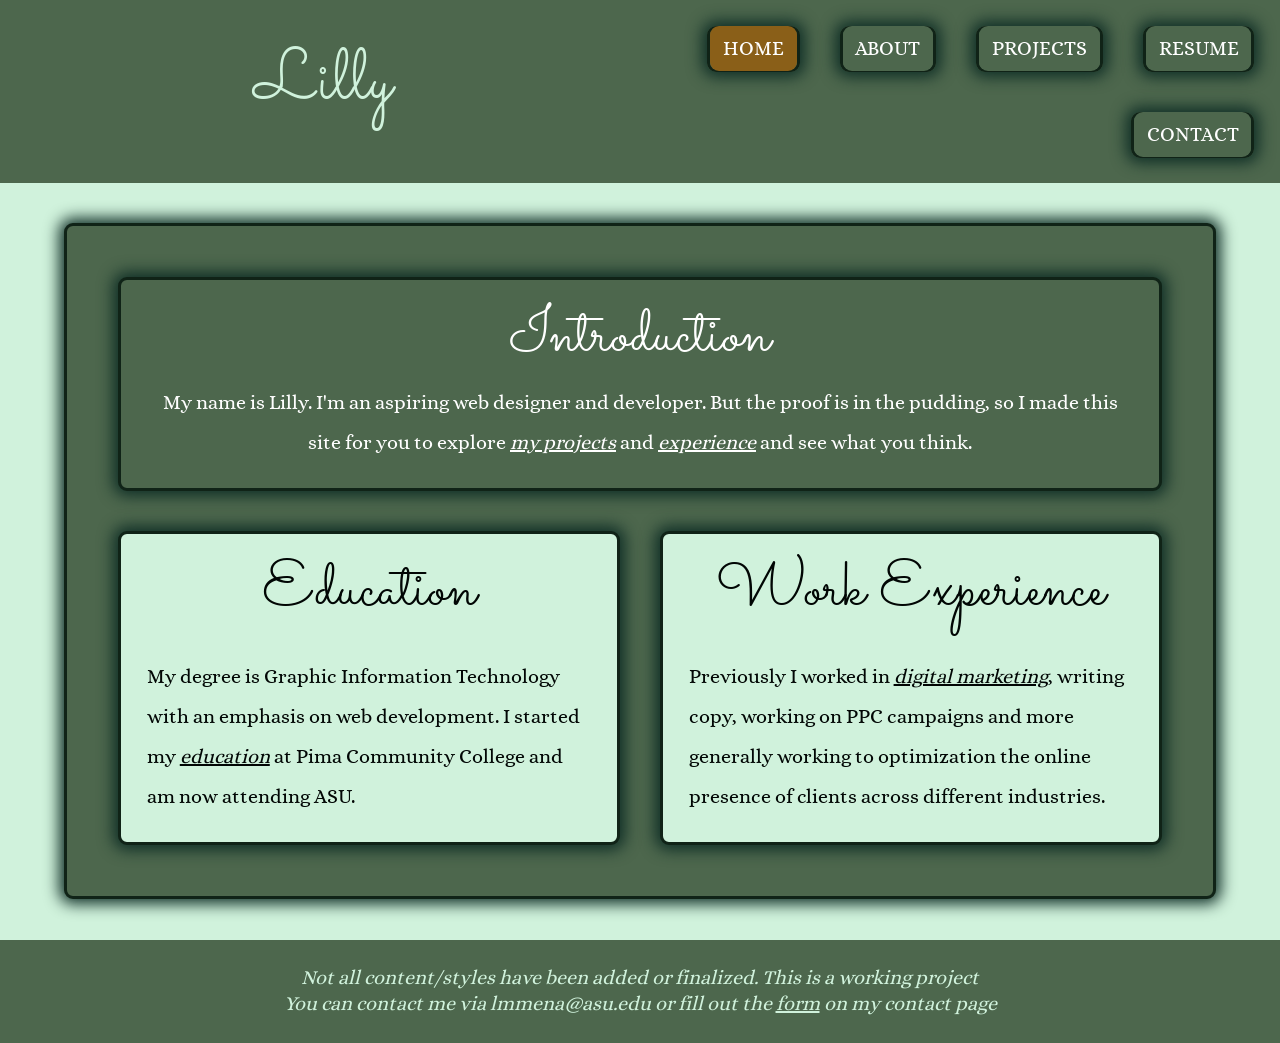
<file: index.html>
<!DOCTYPE html>
<html lang="en">

    <head>
        <meta charset="utf-8">
        <title>Overview of project work, experience,  education and completed project examples</title>
        <meta name="viewport" content="width=device-width, initial-scale=1">
        <meta name="author" content="Lilly Mena">
        <meta name="description" content="Take a look at the very summarized overview of my career, education, and outlook in the name of being a web developer.">
        <link rel="preload" href="assets/fonts/alice-regular-webfont.woff2" as="font" type="font/woff2" crossorigin="anonymous">
        <link rel="preload" href="assets/fonts/sacramento-regular-webfont.woff2" as="font" type="font/woff2" crossorigin="anonymous">
        <link rel="canonical" href="https://hashtableslasher.github.io/PortfolioSite/index.html">
        <link rel="stylesheet" href="styles.css">
        <meta property="og:title" content="Home">
        <meta property="og:type" content="website">
        <meta property="og:image" content="assets/profile_card_pic_crop.jpg">
        <meta property="og:url" content="https://hashtableslasher.github.io/PortfolioSite/index.html">
        <style>
            @font-face {
                font-display:swap;
                font-family: 'alice';
                src:
                    url("assets/fonts/alice-regular-webfont.woff2") format("woff2"),
                    url("assets/fonts/alice-regular-webfont.woff") format("woff");
                    
                font-weight: 400;
                font-style: normal;

            }

            @font-face {
                font-display:swap;
                font-family: 'sacramento';
                src: 
                    url("assets/fonts/sacramento-regular-webfont.woff2") format("woff2"),
                    url("assets/fonts/sacramento-regular-webfont.woff") format("woff");
                font-weight: 400;
                font-style: normal;
            }

        </style>
        
        
    </head>


    <body>
        <header>

            <div>
                <h1>
                    Lilly
                </h1>  
            </div>

            <nav>
                <ul class="flex_box">
                    <li class="button" ><a aria-current="page" href="#">Home</a></li>
                    <li class="button"><a href="about.html">About</a></li>
                    <li class="button"><a href="projects.html">Projects</a></li> 
                    <li class="button"><a href="resume.html">Resume</a></li>
                    <li class="button"><a href="contact.html"> Contact</a></li>
                </ul>
            </nav>
            
        </header>


        <main>
            <div class="grid-two">
            <section class="hero text-center">
                    <h2>Introduction</h2>
                    <p>My name is Lilly. I'm an aspiring web designer and developer. But the proof is in the pudding, so I made this site for you to explore <a href="projects.html">my projects</a> and <a href="resume.html#experience">experience</a> and see what you think.</p>
            </section>
            
            
            <section class="two-card">
                    <h2>Education</h2>
                    <p>My degree is Graphic Information Technology with an emphasis on web development. I started my <a href="resume.html#education">education</a> at Pima Community College and am now attending ASU.</p>
            </section>


            <section class="two-card">
                        <h2>Work Experience</h2>
                        <p>Previously I worked in <a href="resume.html">digital marketing</a>, writing copy, working on PPC campaigns and more generally working to optimization the online presence of clients across different industries.
                        </p>
            </section>
            </div>
        </main>


        <footer class="shrink-ln text-center">
             <p>
                Not all content/styles have been added or finalized. This is a working project
            </p>
            <p>
                You can contact me via lmmena@asu.edu or fill out the <a href="contact.html#cnct">form</a> on my contact page
            </p>
        </footer>

    </body>


</html>
</file>
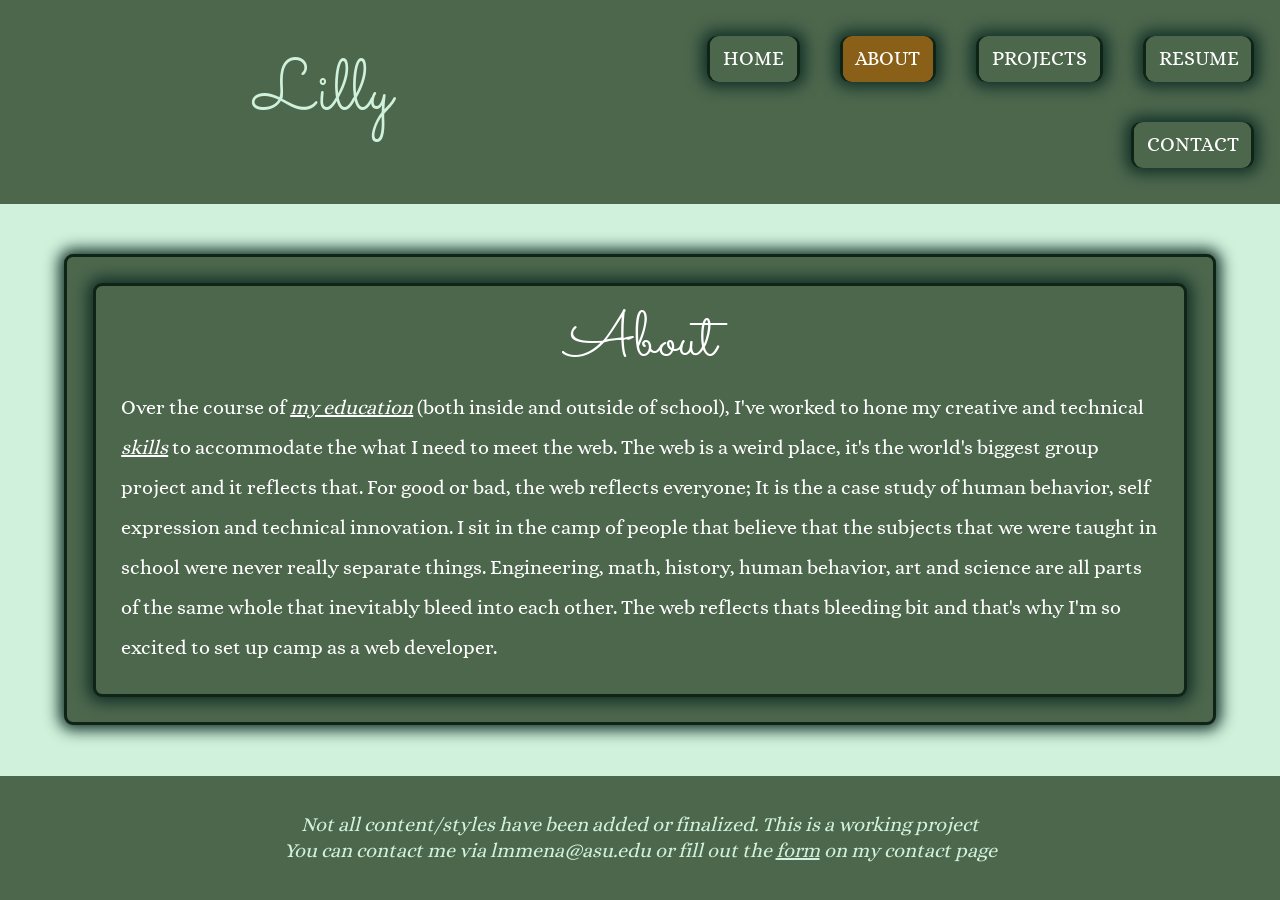
<file: about.html>
<!DOCTYPE html>


<html lang="en">

    <head>
        <meta charset="utf-8">
        <title>Why web development is the center of it all</title>
        <meta name="viewport" content="width=device-width, initial-scale=1">
        <meta name="author" content="Lilly Mena">
        <meta name="description" content="The internet is the world’s biggest group project and I want to be a part of where it all takes place.">
        <meta property="og:title" content="Resume">
        <meta property="og:type" content="website">
        <meta property="og:image" content="assets/profile_card_pic_crop.jpg">
        <meta property="og:url" content="https://hashtableslasher.github.io/PortfolioSite/about.html">
        <link rel="preload" href="assets/fonts/alice-regular-webfont.woff2" as="font" type="font/woff2" crossorigin="anonymous">
        <link rel="preload" href="assets/fonts/sacramento-regular-webfont.woff2" as="font" type="font/woff2" crossorigin="anonymous">
        <link rel="stylesheet" href="styles.css">
           
        <style>
            @font-face {
                font-display:swap;
                font-family: 'alice';
                src: 
                    url("assets/fonts/alice-regular-webfont.woff2") format('woff2'),
                    url("assets/fonts/alice-regular-webfont.woff") format('woff');
                    
                font-weight: normal;
                font-style: normal;

            }




            @font-face {
                font-display:swap;
                font-family: 'sacramento';
                src: 
                    url("assets/fonts/sacramento-regular-webfont.woff2") format('woff2'),
                    url("assets/fonts/sacramento-regular-webfont.woff") format('woff');
                font-weight: normal;
                font-style: normal;
            }

        </style>
            <link rel="stylesheet" href="styles.css">

    </head>

    <body>
        <header>
                <div>
                    <h1>
                    Lilly
                    </h1>  
                </div>
                <nav>
                    <ul class="flex_box">
                        <li class="button"><a href="index.html">Home</a></li>
                        <li class="button"><a aria-current="page" href="#">About</a></li>
                        <li class="button"><a href="projects.html">Projects</a></li> 
                        <li class="button"><a href="resume.html">Resume</a></li>
                        <li class="button"><a href="contact.html"> Contact</a></li>
                    </ul>
                </nav>
            </header>
            <main class="grid one">
                <section>
                    <h2>About</h2>
                    <p>
                        Over the course of <a href="resume.html#education"> my education</a> (both inside and outside of school), I've worked to hone my creative and technical <a href="resume.html#skills">skills</a> to accommodate the what I need to meet the web. 
                        The web is a weird place, it's the world's biggest group project and it reflects that.
                        For good or bad, the web reflects everyone; It is the a case study of human behavior, self expression and technical innovation.
                        I sit in the camp of people that believe that the subjects that we were taught in school were never really separate things. Engineering, math, history, human behavior, art and science are all parts of the same whole that inevitably bleed into each other.
                        The web reflects thats bleeding bit and that's why I'm so excited to set up camp as a web developer.
                    </p>
                </section>
            </main>
            <footer class="shrink-ln text-center">
                <p>
                    Not all content/styles have been added or finalized. This is a working project
                </p>
                <p>
                    You can contact me via lmmena@asu.edu or fill out the <a href="contact.html#cnct">form</a> on my contact page
                </p>
            </footer>
        
    </body>

</html>
</file>
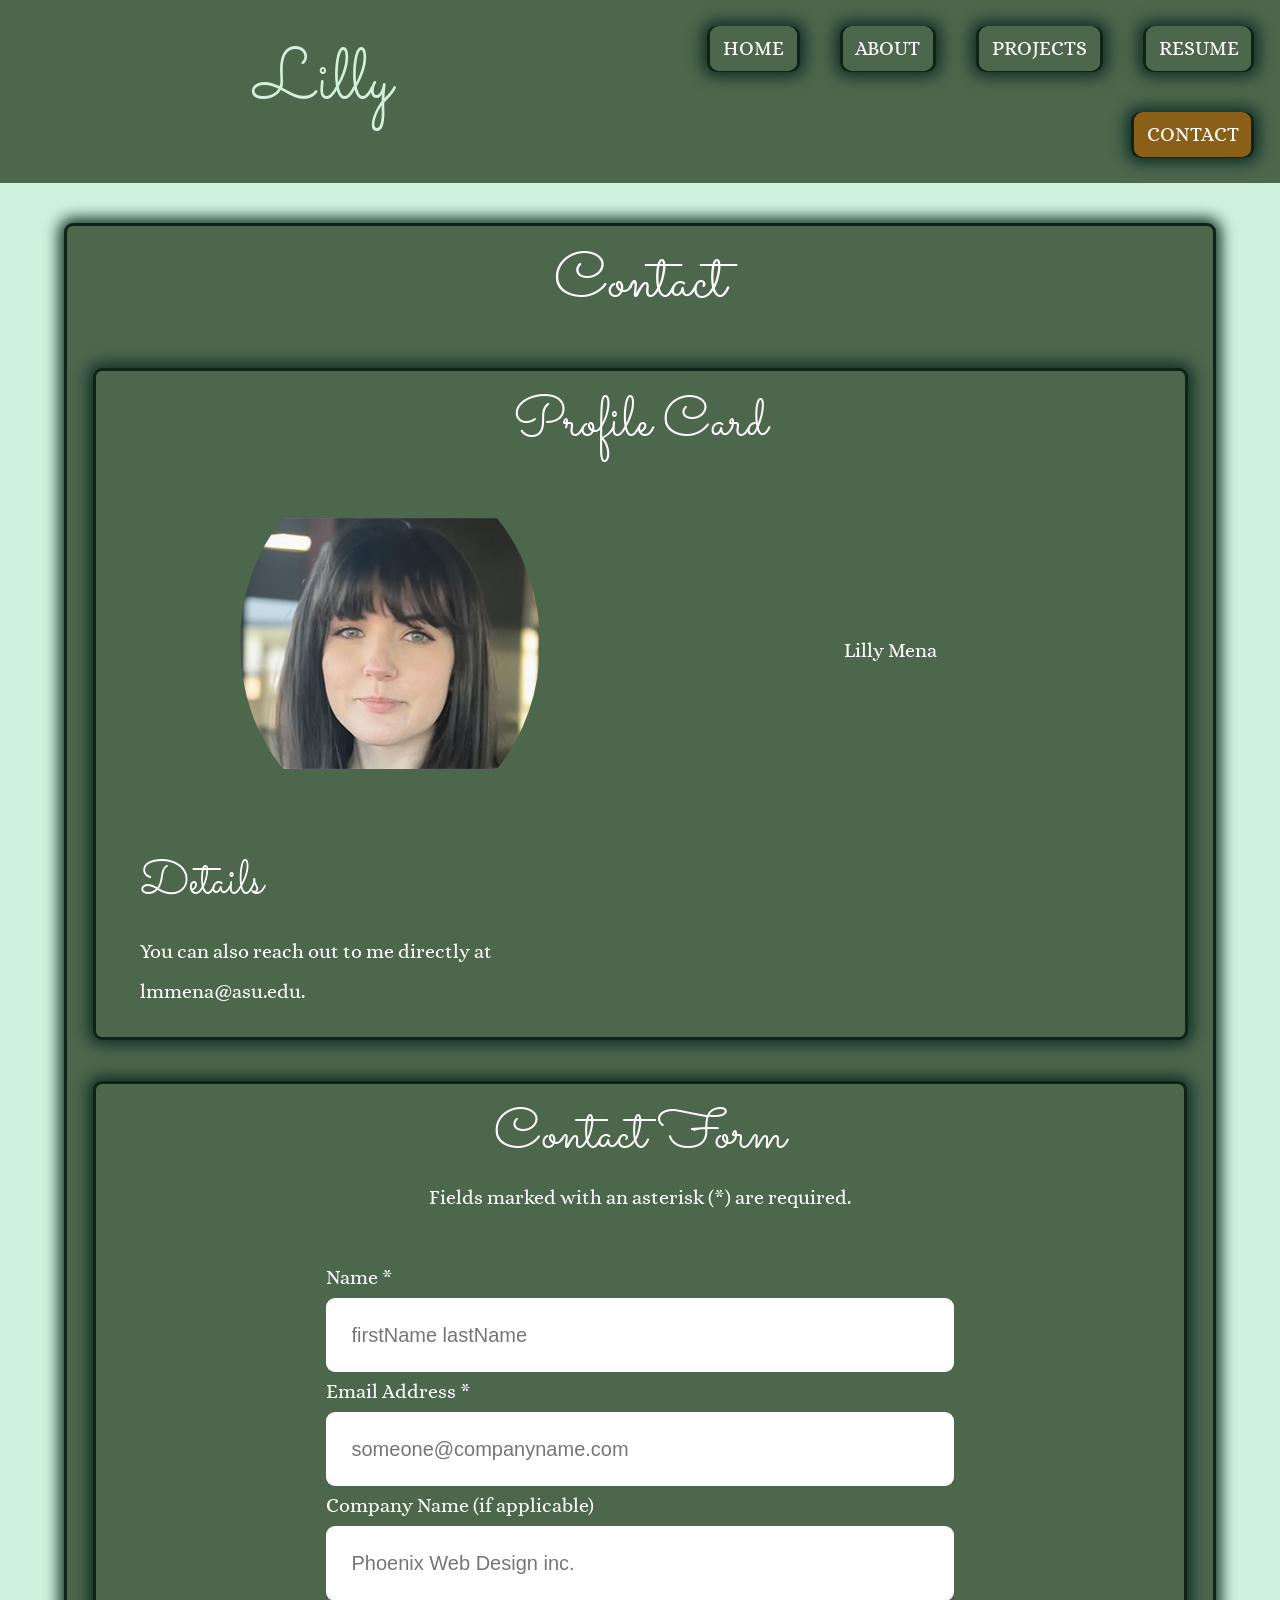
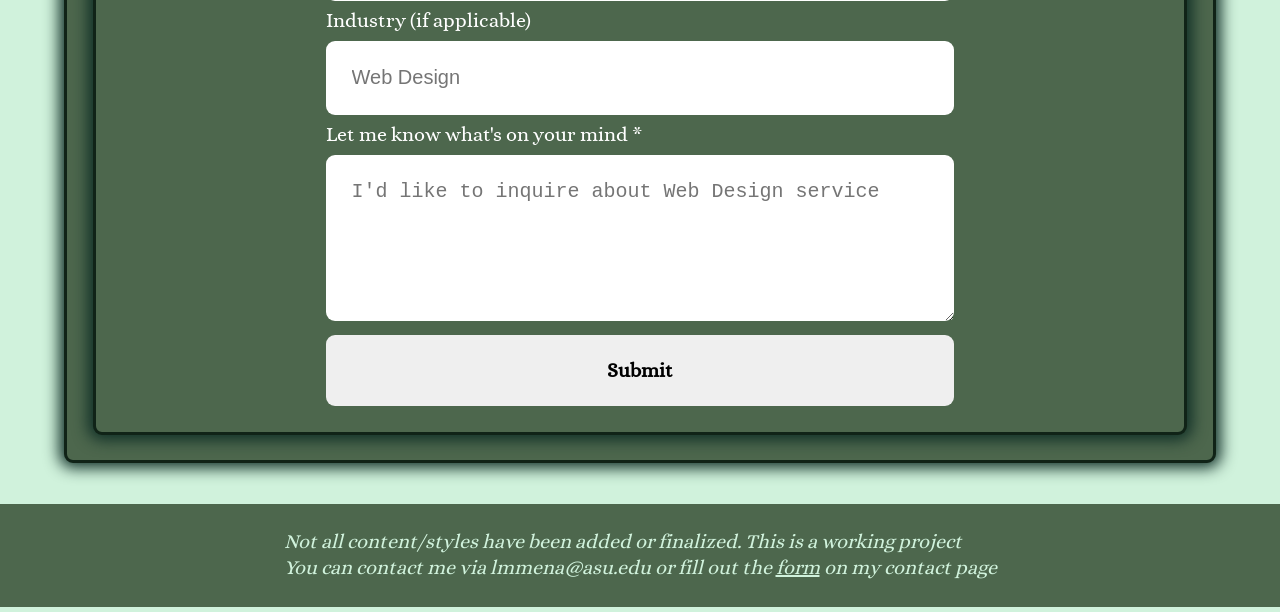
<file: contact.html>
<!DOCTYPE html>
<html lang="en">
    <head>
        <meta charset="utf-8">
        <title>A place to get in touch with me, an aspiring web designer</title>
        <meta name="viewport" content="width=device-width, initial-scale=1">
        <meta name="author" content="Lilly Mena">
        <meta name="description" content="A place to touch base with me and get more insight on what it is you’re interested in.">
        <link rel="preload" href="assets/fonts/alice-regular-webfont.woff2" as="font" type="font/woff2" crossorigin="anonymous">
        <link rel="preload" href="assets/fonts/sacramento-regular-webfont.woff2" as="font" type="font/woff2" crossorigin="anonymous">
        <link rel="canonical" href="https://hashtableslasher.github.io/PortfolioSite/contact.html">
        <link rel="stylesheet" href="styles.css">
        <meta property="og:title" content="Contact Me">
        <meta property="og:type" content="website">
        <meta property="og:image" content="assets/profile_card_pic_crop.jpg">
        <meta property="og:url" content="https://hashtableslasher.github.io/PortfolioSite/contact.html">
        <style>
            @font-face {
                font-display:swap;
                font-family: 'alice';
                src: 
                    url("assets/fonts/alice-regular-webfont.woff2") format('woff2'),
                    url("assets/fonts/alice-regular-webfont.woff") format('woff');
                font-weight: normal;
                font-style: normal;

            }




            @font-face {
                font-display:swap;
                font-family: 'sacramento';
                src: 
                    url("assets/fonts/sacramento-regular-webfont.woff2") format('woff2'),
                    url("assets/fonts/sacramento-regular-webfont.woff") format('woff');
                font-weight: normal;
                font-style: normal;
            }

        </style>
        <link rel="stylesheet" href="styles.css">
    </head>
    <body>
       <header>
            <div>
                <h1>
                Lilly
                </h1>  
            </div>
            <nav>
                <ul class="flex_box">
               
                    <li class="button"><a href="index.html">Home</a></li>
                    <li class="button"><a href="about.html">About</a></li>
                    <li class="button"><a href="projects.html">Projects</a></li> 
                    <li class="button"><a href="resume.html">Resume</a></li>
                    <li class="button"><a aria-current="page" href="#"> Contact</a></li>
                </ul>
            </nav>
        </header>

        <main class="grid-one">
            <div class="hero text-center"><h2>Contact</h2></div>
            <section class="card-shell">
                    <div class="contact-card" id="contact-card">
                        <h3 class="hero">Profile Card</h3>
                        <div>
                            <picture aria-hidden="true">
                                <source
                                media="(width > 1375px)" srcset="assets/profile_card_pic.jpg" id="long" width="300" height="358"
                                >
                                <source
                                media="(width <= 1375px)" srcset="assets/profile_card_pic_crop.jpg " id="crop" width = "300" height="251"
                                >
                                <img src="assets/profile_card_pic_crop.jpg" alt="">
                            </picture>
                        </div>
                         <div>
                            <p>Lilly Mena</p>
                        </div>
                        <div>
                            <h4>Details</h4>
                            <p> You can also reach out to me directly at lmmena@asu.edu.
                            </p>
                        </div>
                    </div>
            </section>
            
            <section id="cnct">
                <h3>Contact Form</h3>
                <div class="grid-one">
                    <p class="text-center">Fields marked with an asterisk (*) are required.</p>
                    <div class="errors hidden" role="alert" aria-relevant="all">
                        <ul>
                            <li class="required">Name is required</li>
                            <li class="required">Email is required</li>
                            <li class="required">Reason is required</li>
                        </ul>
                    </div>
                    <form method="GET">
                        <fieldset>
                            
                            <div>
                                <label for="name">Name *</label>
                                <input type="text" name="name" id="name" aria-required="true" placeholder="firstName lastName">
                            </div>
                            <div>
                                <label for="email">Email Address *</label>
                                <input type="text" name="email" id="email" aria-required="true" placeholder="someone@companyname.com">
                            </div>
                            <div>
                                <label for="company">Company Name (if applicable)</label>
                                <input type="text" name="company" id="company" placeholder="Phoenix Web Design inc." >
                            </div>
                            <div>
                                <label for="Industry">Industry (if applicable)</label>
                                <input type="text" name="Industry" id="Industry" placeholder="Web Design" >
                            </div>
                            <div>
                                <label for="reason">Let me know what's on your mind *</label>
                                <textarea name="reason" id="reason" aria-required="true" placeholder="I'd like to inquire about Web Design service" rows="5"></textarea>
                            </div>
                            <div>
                                <input type="submit" class="button" name="submit" id="submit">
                            </div>
                        </fieldset>
                    </form>
                </div>
            </section>
        </main>

        <footer class="shrink-ln">
             <p>
                Not all content/styles have been added or finalized. This is a working project
            </p>
            <p>
               You can contact me via lmmena@asu.edu or fill out the <a href="#cnct">form</a> on my contact page
            </p>
        </footer>

    </body>

</html>
</file>
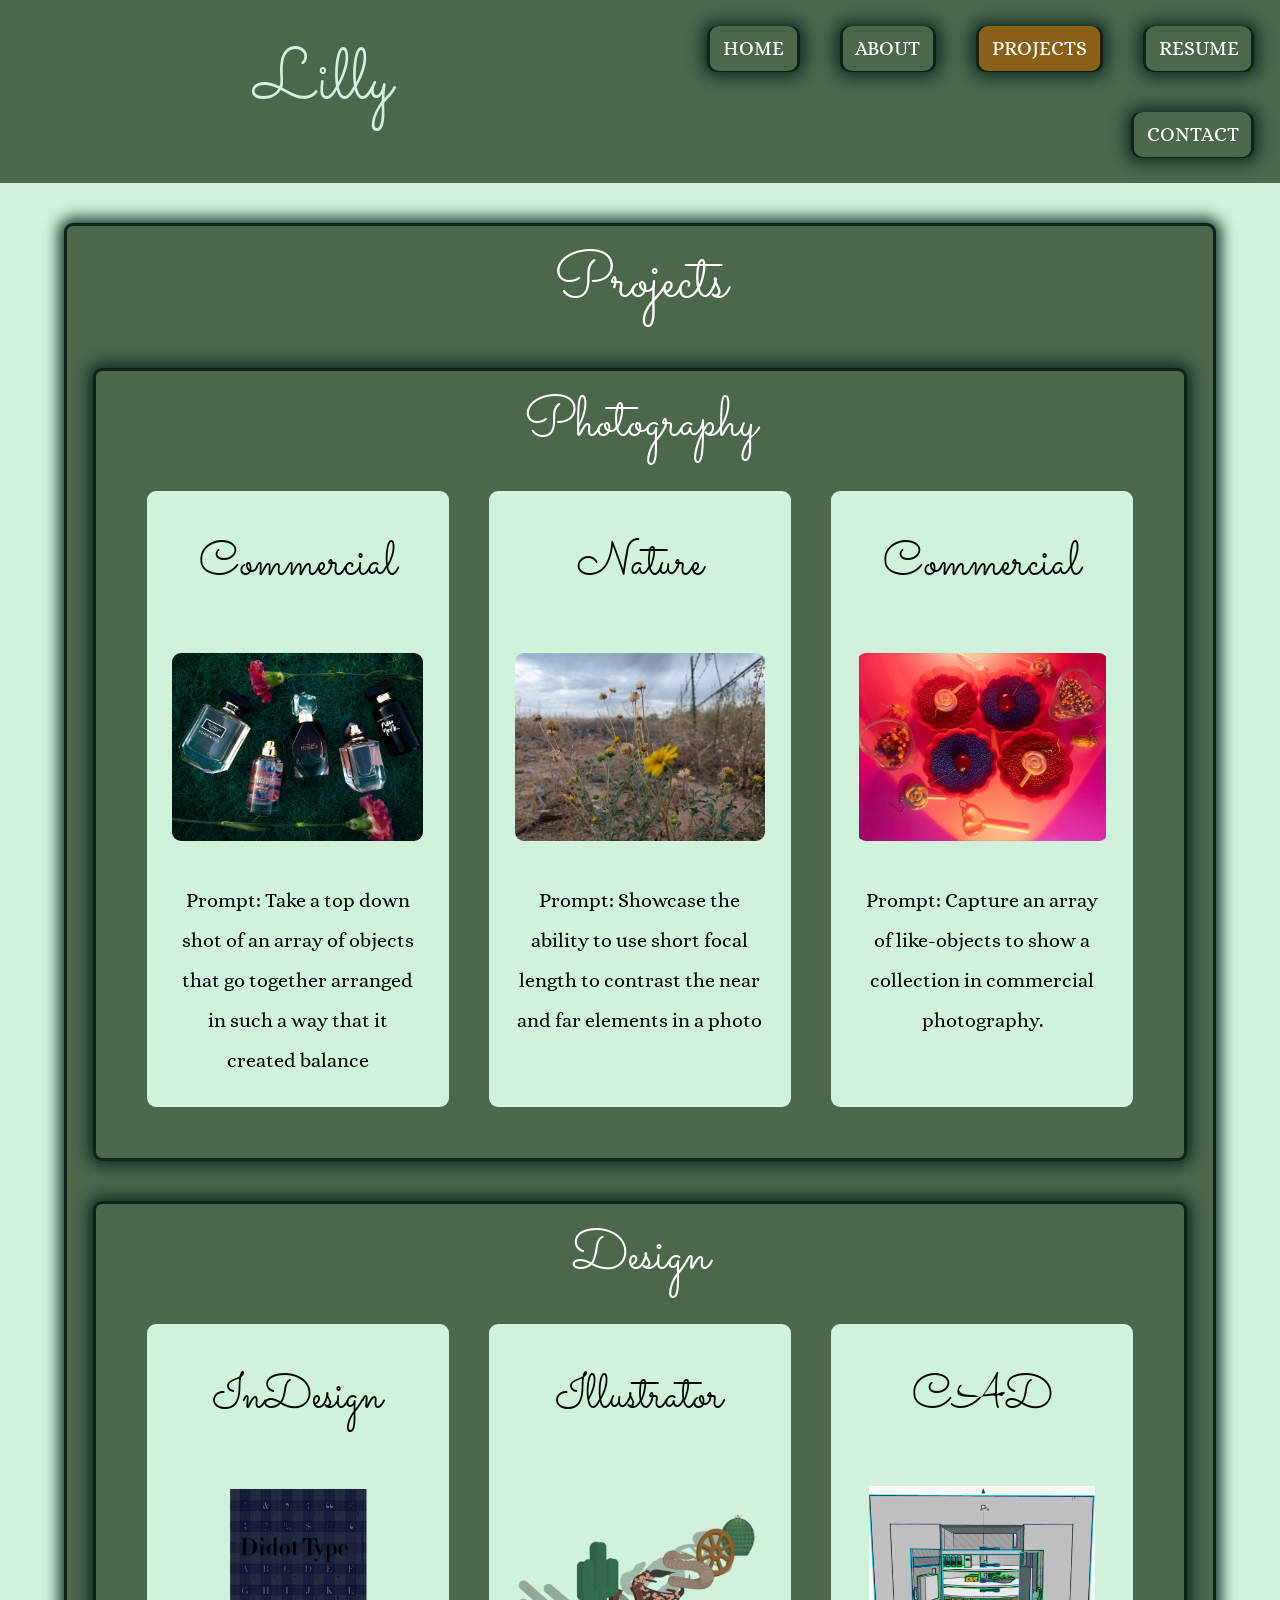
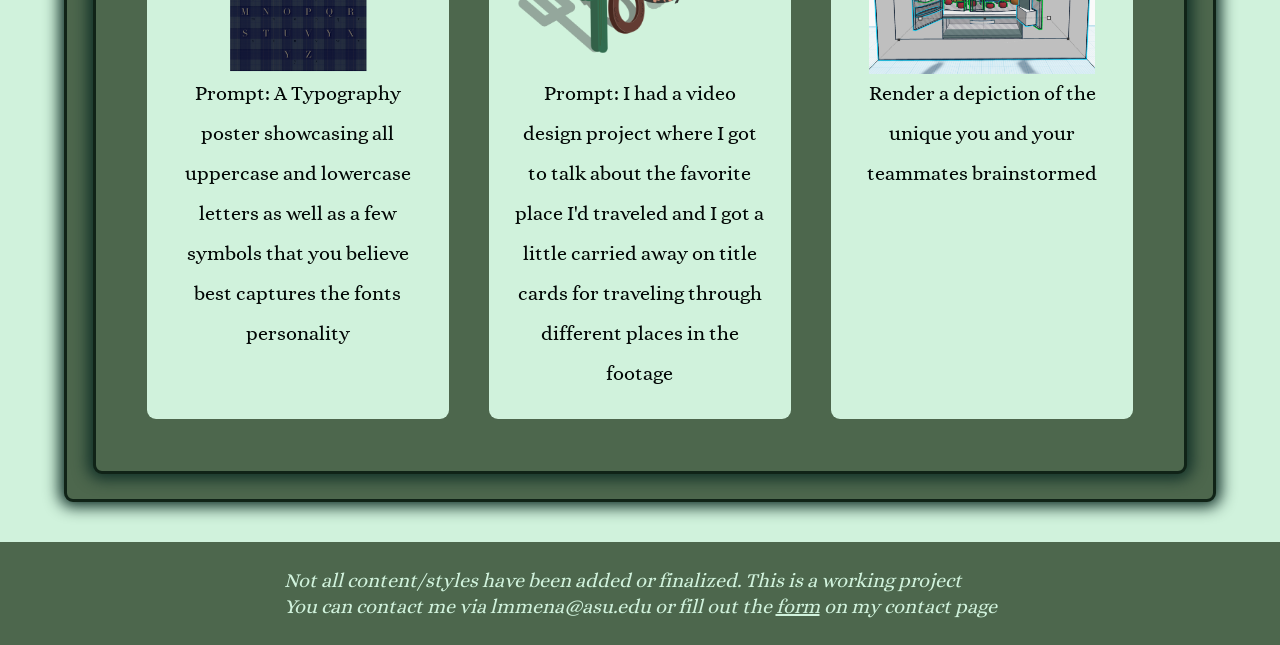
<file: projects.html>
<!DOCTYPE html>
<html lang="en">
    <head>
        <meta charset="utf-8">
        <meta name="viewport" content="width=device-width, initial-scale=1">
        <title>Examples of photography and design portfolio</title>
        <meta name="author" content="Lilly Mena">
        <meta name="description" content="Projects in across photography, computer aided software, InDesign and illustrator that showcase a flexibility web designers need.">
        <link rel="preload" href="assets/fonts/alice-regular-webfont.woff2" as="font" type="font/woff2" crossorigin="anonymous">
        <link rel="preload" href="assets/fonts/sacramento-regular-webfont.woff2" as="font" type="font/woff2" crossorigin="anonymous">
        <link rel="canonical" href="https://hashtableslasher.github.io/PortfolioSite/projects.html">
        <link rel="stylesheet" href="styles.css">
        <meta property="og:title" content="Project Gallery">
        <meta property="og:type" content="website">
        <meta property="og:image" content="PortfolioSite\assets\commercial_photography1400.jpg">
        <meta property="og:image:alt" content = "photo of candy-themed earrings sitting atop or among colorful cake sprinkles contained within tart molds and heart shaped glasses.">
        <meta property="og:url" content="https://hashtableslasher.github.io/PortfolioSite/projects.html">
        
        

        <style>
            @font-face {
                font-display:swap;
                font-family: 'alice';
                src: local('alice'),
                    url("assets/fonts/alice-regular-webfont.woff2") format("woff2"),
                    url("assets/fonts/alice-regular-webfont.woff") format("woff");
                    
                font-weight: normal;
                font-style: normal;

            }

            @font-face {
                font-display:swap;
                font-family: 'sacramento';
                src: local('sacramento'),
                    url("assets/fonts/sacramento-regular-webfont.woff2") format("woff2"),
                    url("assets/fonts/sacramento-regular-webfont.woff") format("woff");
                font-weight: normal;
                font-style: normal;
            }
            img{aspect-ratio: 4/3;
                display:block;
                height:auto;
                inline-size:100%;
                max-inline-size:100%;
                object-fit: contain;
                border-radius:var(--rounding);
                align-self: center;
                align-self: center;
                justify-self: center;
            }

        </style>
        
        <script type="application/ld+json">
            [
                {
                    "@context": "https://schema.org/",
                    "@type": "ImageObject",
                    "contentUrl": "assets/commercial_photography1400.jpg",
                    "license": "https://creativecommons.org/licenses/by-nc-nd/4.0/",
                    "acquireLicensePage": "https://creativecommons.org/licenses/by-nc-nd/4.0/legalcode.en",
                    "creditText": "Lilly Mena",
                    "creator": {
                        "@type": "Person",
                        "name": "Lilly Mena"
                    },
                    "copyrightNotice": "Lilly Mena"
                },
                {
                    "@context": "https://schema.org/",
                    "@type": "ImageObject",
                    "contentUrl": "assets/nature_photography1400.jpg",
                    "license": "https://creativecommons.org/licenses/by-nc-nd/4.0/",
                    "acquireLicensePage": "https://creativecommons.org/licenses/by-nc-nd/4.0/legalcode.en",
                    "creditText": "Lilly Mena",
                    "creator": {
                        "@type": "Person",
                        "name": "Lilly Mena"
                    },
                    "copyrightNotice": "Lilly Mena"
                },
                {
                    "@context": "https://schema.org/",
                    "@type": "ImageObject",
                    "contentUrl": "assets/product_photography1400.jpg",
                    "license": "https://creativecommons.org/licenses/by-nc-nd/4.0/",
                    "acquireLicensePage": "https://creativecommons.org/licenses/by-nc-nd/4.0/legalcode.en",
                    "creditText": "Lilly Mena",
                    "creator": {
                        "@type": "Person",
                        "name": "Lilly Mena"
                    },
                    "copyrightNotice": "Lilly Mena"
                },
                {
                    "@context": "https://schema.org/",
                    "@type": "ImageObject",
                    "contentUrl": "assets/tps-poster1400.png",
                    "license": "https://creativecommons.org/licenses/by-nc-nd/4.0/",
                    "acquireLicensePage": "https://creativecommons.org/licenses/by-nc-nd/4.0/legalcode.en",
                    "creditText": "Lilly Mena",
                    "creator": {
                        "@type": "Person",
                        "name": "Lilly Mena"
                    },
                    "copyrightNotice": "Lilly Mena"
                },
                {
                    "@context": "https://schema.org/",
                    "@type": "ImageObject",
                    "contentUrl": "assets/tucson_illustration1400.png",
                    "license": "https://creativecommons.org/licenses/by-nc-nd/4.0/",
                    "acquireLicensePage": "https://creativecommons.org/licenses/by-nc-nd/4.0/legalcode.en",
                    "creditText": "Lilly Mena",
                    "creator": {
                        "@type": "Person",
                        "name": "Lilly Mena"
                    },
                    "copyrightNotice": "Lilly Mena"
                },
                {
                    "@context": "https://schema.org/",
                    "@type": "ImageObject",
                    "contentUrl": "assets/fridge_CAD_narrow.jpg",
                    "license": "https://creativecommons.org/licenses/by-nc-nd/4.0/",
                    "acquireLicensePage": "https://creativecommons.org/licenses/by-nc-nd/4.0/legalcode.en",
                    "creditText": "Lilly Mena",
                    "creator": {
                        "@type": "Person",
                        "name": "Lilly Mena"
                    },
                    "copyrightNotice": "Lilly Mena"
                }

            ]
            
        </script>
    </head>
    <body>
        <header>
            <div>
                <h1>
                Lilly
            </h1>  
            </div>
            <nav>
                <ul class="flex_box">
                    <li class="button"><a href="index.html">Home</a></li>
                    <li class="button"><a href="about.html">About</a></li>
                    <li class="button"><a aria-current="page" href="#">Projects</a></li> 
                    <li class="button"><a href="resume.html">Resume</a></li>
                    <li class="button"><a href="contact.html"> Contact</a></li>
                </ul>
            </nav>
        </header>
        
        <main class="grid-one">
            <div class="gallery-shell">
                <div class="hero text-center">
                    <h2>Projects</h2>
                </div>
            </div>

            <section>
                <h3>Photography</h3>
                <div class="grid-three text-center">
                    <div class="three-card">
                        <h4>
                            Commercial
                        </h4>
                        <figure>
                            <img 
                            srcset="assets/product_photography700.jpg 700w, assets/product_photography1000.jpg 1000w, assets/product_photography1400.jpg 1400w "
                            sizes="(width <= 600px) 600px, (width > 1375px) 900px, 100vw"
                            src="assets/product_photography1400.jpg" 
                            alt="A photo showcasing an array of Victorias Secret perfume atop a grassy  background with  two flowers framing the top and bottom of the image">
                            <br>
                            <figcaption>
                                Prompt: Take a top down shot of an array of objects that go together arranged in such a way that it created balance
                            </figcaption>
                        </figure>
                        
                    </div>
                    <div class="three-card">
                        <h4>
                            Nature
                        </h4>
                        <figure>
                            <img
                                srcset="assets/nature_photography700.jpg 700w, assets/nature_photography1000.jpg 1000w, assets/nature_photography1400.jpg 1400w" 
                                sizes="(width <= 600px) 600px, (width > 1375px) 900px, 100vw"
                                src="assets/nature_photography1400.jpg" 
                                alt=" A photo of  a yellow flower in close proximity to the viewer with a large landscape of dead weeds in the background and a fence running alongside the right side of photo">
                                <br>
                                <figcaption>
                                    Prompt: Showcase the ability to use short focal length to contrast the near and far elements in a photo 
                                </figcaption>
                        </figure>
        
                    </div>
                    <div class="three-card">
                        <h4>
                            Commercial
                        </h4>
                        <figure>
                            <img

                            srcset="assets/commercial_photography700.jpg 700w ,assets/commercial_photography1000.jpg 1000w,assets/commercial_photography1400.jpg 1400w" 
                            sizes="(width <= 600px) 600px, (width > 1375px) 900px, 100vw"
                            src="assets/fridge_CAD_narrow.jpg" 
                            alt=" photo of candy-themed earrings sitting atop or among colorful cake sprinkles contained within tart molds and heart shaped glasses. ">
                            <br>
                            <figcaption>
                                Prompt: Capture an array of like-objects to show a collection in commercial photography. 
                            </figcaption>
                        </figure>
                        
                    </div>
                </div>
           
            </section>
            <section>
                <h3>Design</h3>
                <div class="grid-three text-center">
                    <div class="three-card" id="InDesign">
                        <h4>
                            InDesign
                        </h4>
                        <figure>
                            <img srcset="assets/tps-poster700.png 700w ,assets/tps-poster1000.png 1000w,assets/tps-poster1400.png 1400w" 
                            sizes="(width <= 600px) 600px, (width > 1375px) 900px, 100vw"
                            src="assets/tps-poster1400.png" 
                            alt="A poster showcasing the didot font. The title 'Didot Type' is in the upper third center with non-letter forms of the font above it and displays of the letter forms below along converging lines of the muted plaid background.">
                            <figcaption>
                                Prompt: A Typography poster showcasing all uppercase and lowercase letters as well as a few symbols that you believe best captures the fonts personality
                            </figcaption>

                        </figure>
                        
                    </div>        
                    <div class="three-card" id="illustrator">
                        <h4>
                            Illustrator
                        </h4>
                        <figure>
                             <img 
                                srcset="assets/tucson_illustration700.png 700w ,assets/tucson_illustration1000.png 1000w,assets/tucson_illustration1400.png 1400w" 
                                sizes="(width <= 600px) 600px, (width > 1375px) 900px, 100vw"
                                src="assets/tucson_illustration1400.png" 
                                alt="a graphic of the word 'tucson' spelled out with things that puts one in mind of tucson: a saguaro, horseshoe, gila monster, snake, wagon wheel and barrel cactus">
                                <figcaption>
                                    Prompt: I had a video design project where I got to talk about the favorite place I'd traveled and I got a little carried away on title cards for traveling through different places in the footage
                                </figcaption>
                        </figure>
                    </div>
                    <div class="three-card ">
                        <h4>
                            CAD
                        </h4>
                        <figure>
                            <img src="assets/fridge_CAD_narrow.jpg" alt="A screenshot of a 3D modeled fridge-design">
                            <figcaption>
                                Render a depiction of the unique you and your teammates brainstormed
                            </figcaption>
                        </figure>
                    </div>
                </div>
            </section>
        </main>


        <footer class="shrink-ln ">
                 <p>
                    Not all content/styles have been added or finalized. This is a working project
                </p>
                <p>
                    You can contact me via lmmena@asu.edu or fill out the <a href="contact.html#cnct">form</a> on my contact page
                </p>
        </footer>
    
    </body>


</html>
</file>
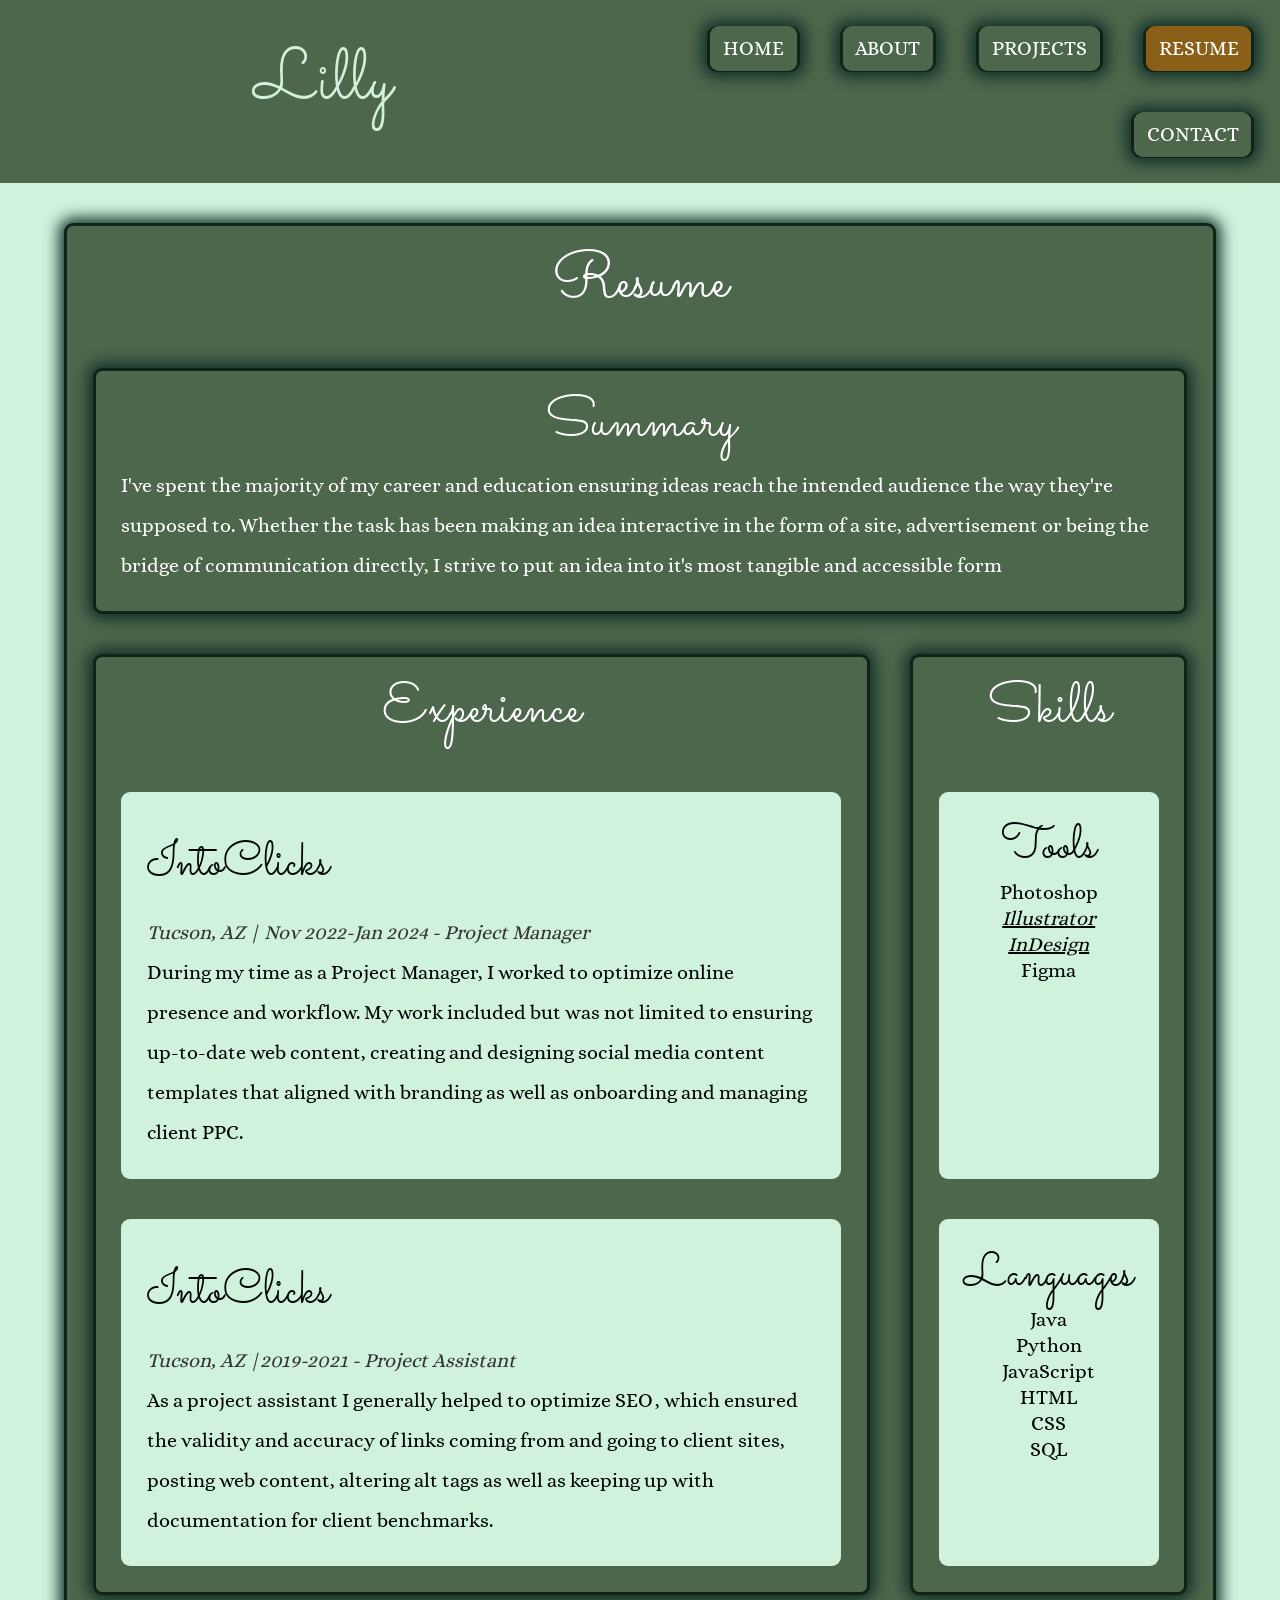
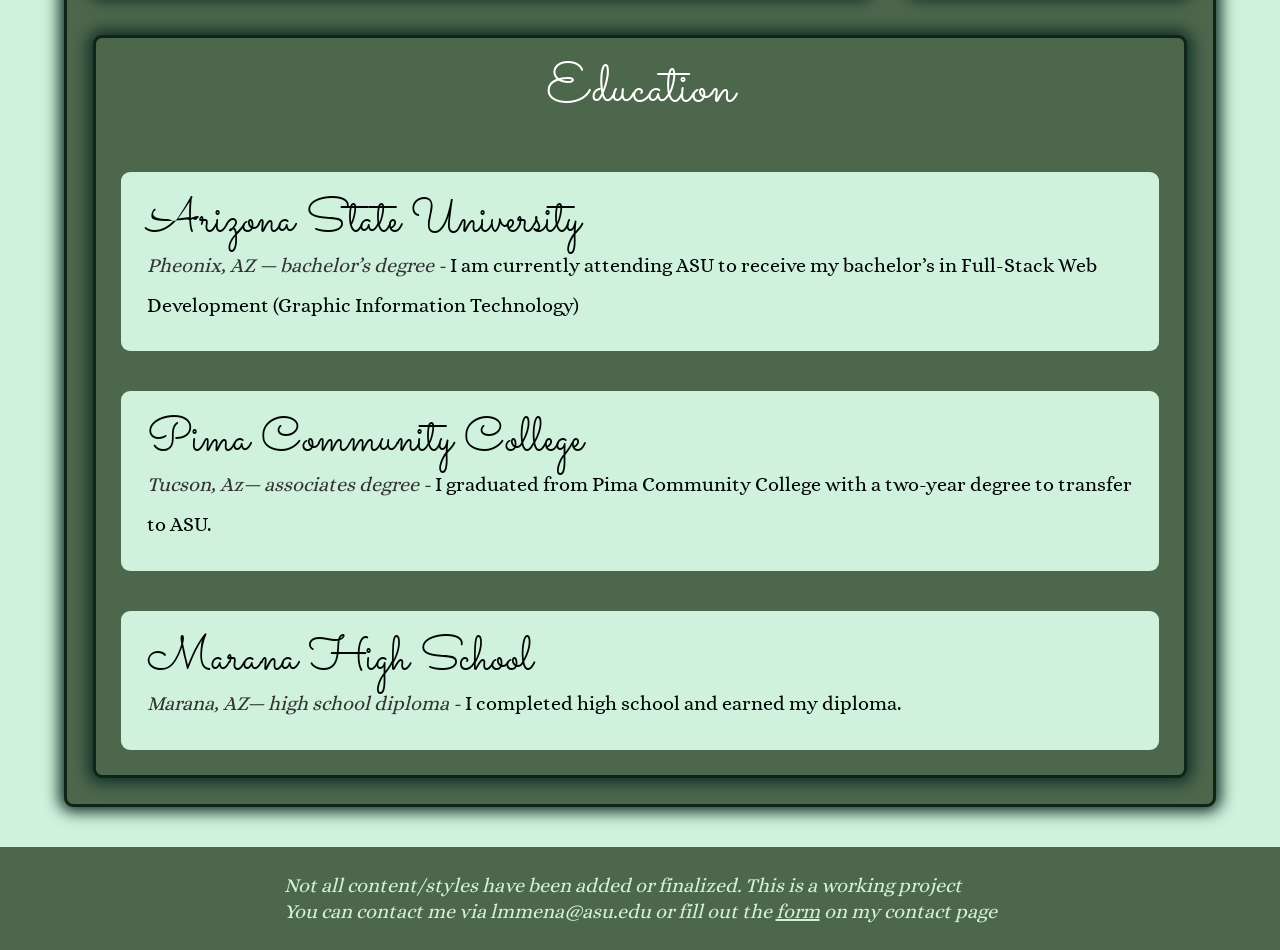
<file: resume.html>
<!DOCTYPE html>
<html lang="en">
    <head>
        <meta charset="utf-8">
        <title>Skills and work experience acquired to support web development goals</title>
        <meta name="viewport" content="width=device-width, initial-scale=1">
        <meta name="author" content="Lilly Mena">
        <meta name="description" content="I’ve spent my education honing skill I only ever seemed to brush up against in the name of specializing in something I’m passionate about.">
        <meta property="og:title" content="Resume">
        <meta property="og:type" content="website">
        <meta property="og:image" content="assets/profile_card_pic_crop.jpg">
        <meta property="og:url" content="https://hashtableslasher.github.io/PortfolioSite/resume.html">
        <link rel="preload" href="assets/fonts/alice-regular-webfont.woff2" as="font" type="font/woff2" crossorigin="anonymous">
        <link rel="preload" href="assets/fonts/sacramento-regular-webfont.woff2" as="font" type="font/woff2" crossorigin="anonymous">
        <link rel="canonical" href="https://hashtableslasher.github.io/PortfolioSite/resume.html">
        <link rel="stylesheet" href="styles.css">
        <style>
            @font-face {
                font-display:swap;
                font-family: 'alice';
                src: 
                    url("assets/fonts/alice-regular-webfont.woff2") format('woff2'),
                    url("assets/fonts/alice-regular-webfont.woff") format('woff');
                    
                font-weight: normal;
                font-style: normal;

            }




            @font-face {
                font-display:swap;
                font-family: 'sacramento';
                src: 
                    url("assets/fonts/sacramento-regular-webfont.woff2") format('woff2'),
                    url("assets/fonts/sacramento-regular-webfont.woff") format('woff');
                font-weight: normal;
                font-style: normal;
            }

        </style>
        
    </head>


    <body>
        <header>

            <div>
                <h1>
                    Lilly
                </h1>  
            </div>

            <nav>
                <ul class="flex_box">
                    <li class="button"><a href="index.html">Home</a></li>
                    <li class="button"><a href="about.html">About</a></li>
                    <li class="button"><a href="projects.html">Projects</a></li> 
                    <li class="button" ><a aria-current="page" href="#">Resume</a></li>
                    <li class="button"><a href="contact.html"> Contact</a></li>
                </ul>
            </nav>
            
        </header>


        <main class="grid-one">
            <div class="hero text-center">
                <h2>Resume</h2>
            </div>
            
            <section class="hero">   
                <h3>Summary</h3>
                    <p>I've spent the majority of my career and education ensuring ideas reach the intended audience the way they're supposed to. Whether the task has been making an idea interactive in the form of a site, advertisement or being the bridge of communication directly, I strive to put an idea into it's most tangible and accessible form
                    </p>
            </section>
            <div class="with-aside">
                <section class="col_one" id="experience">
                    <h3>Experience</h3>
                    <div class="resume_card">
                        <h4>IntoClicks</h4>
                        <p>
                            <span class="eyebrow">Tucson, AZ | Nov 2022-Jan 2024 - Project Manager</span><br>
                            During my time as a Project Manager, I worked to optimize online presence and workflow. My work included but was not limited to ensuring up-to-date web content, creating and designing social media content templates that aligned with branding as well as onboarding and managing client PPC.
                        </p>
                    </div>
                    <div class="resume_card">
                        <h4>IntoClicks</h4>
                        <p>
                        <span class="eyebrow">Tucson, AZ |2019-2021 - Project Assistant</span><br> 
                            As a project assistant I generally helped to optimize SEO, which ensured the validity and accuracy of links coming from and going to client sites, posting web content, altering alt tags as well as keeping up with documentation for client benchmarks.
                        </p>
                    </div>
                </section>
                <section class="col_two " id="skills">
                    <h3>Skills</h3>
                    <div class="resume_card text-center shrink-ln">
                        <h4 class="text-center">Tools</h4>
                        <ul>
                            <li>Photoshop</li>
                            <li><a href="projects.html#illustrator">Illustrator</a></li>
                            <li><a href="projects.html#InDesign">InDesign</a></li>
                            <li>Figma</li>
                        </ul>
                    </div>
                    <div class="resume_card text-center shrink-ln">
                        <h4 class="text-center">Languages</h4>
                        <ul>
                            <li>Java</li>
                            <li>Python</li>
                            <li>JavaScript</li>
                            <li>HTML</li>
                            <li>CSS</li>
                            <li>SQL</li>
                        </ul>
                    </div>
                </section>
                <section class="hero grid-one" id="education">
                    <h3>Education</h3>
                    <div class="resume_card">
                        <h4>Arizona State University</h4>
                        <p>
                            <span class="eyebrow">Pheonix, AZ — bachelor’s degree - </span>
                            I am currently attending ASU to receive my bachelor’s in Full-Stack Web Development (Graphic Information Technology)
                        </p>
                    </div>
                    <div class="resume_card">
                        <h4>Pima Community College</h4>
                        <p>
                            <span class="eyebrow">Tucson, Az— associates degree - </span>
                            I graduated from Pima Community College with a two-year degree to transfer to ASU.
                        </p>
                    </div>
                    <div class="resume_card">
                        <h4>Marana High School</h4>
                        <p>
                            <span class="eyebrow">Marana, AZ— high school diploma - </span>
                            I completed high school and earned my diploma. 
                        </p>
                    </div>
                </section>
            </div>
        </main>


        <footer class="shrink-ln">
             <p>
                Not all content/styles have been added or finalized. This is a working project
            </p>
            <p>
                You can contact me via lmmena@asu.edu or fill out the <a href="contact.html#cnct">form</a> on my contact page
            </p>
        </footer>
    </body>
</html>
</file>
<file: styles.css>
@layer reset, base, layout, components, utilities, states;

/* @import url(assets/fonts/alice-regular-webfont.woff2);

@import url(assets/fonts/sacramento-regular-webfont.woff2); */





@layer reset {

    html, body, div, span, applet, object, iframe,
    h1, h2, h3, h4, h5, h6, p, blockquote, pre,
    a, abbr, acronym, address, big, cite, code,
    del, dfn, em, img, ins, kbd, q, s, samp,
    small, strike, strong, sub, sup, tt, var,
    b, u, i, center,
    dl, dt, dd, ol, ul, li,
    fieldset, form, label, legend,
    table, caption, tbody, tfoot, thead, tr, th, td,
    article, aside, canvas, details, embed, 
    figure, figcaption, footer, header, hgroup, 
    menu, nav, output, ruby, section, summary,
    time, mark, audio, video {
        margin: 0;
        padding: 0;
        border: 0;
        font-size: 100%;
        font: inherit;
        vertical-align: baseline;
    }
    /* HTML5 display-role reset for older browsers */
    article, aside, details, figcaption, figure, 
    footer, header, hgroup, menu, nav, section {
        display: block;
    }
    body {
        line-height: 1;
    }
    ol, ul {
        list-style: none;
    }
    blockquote, q {
        quotes: none;
    }
    blockquote:before, blockquote:after,
    q:before, q:after {
        content: '';
        content: none;
    }
    table {
        border-collapse: collapse;
        border-spacing: 0;
    }
     *,
        *::before,
        *::after {
            box-sizing: border-box;
        }
    
}
/* TO DO  */



@layer base{
    :root
    {
        /* color vars */
        --foundation:#102317;
        --primary_color:#102F27;
        --secondary_color:#4D674D;
        --highlight:#D0F2DC;
        --color_pop:#8A5F18;
        --drk: #010604;
        --details:#333333;
        --light:#ffffff;
        --alert:#9d0a14;
        --reduce_light:#c0c0c0;
        --reduce_secondary:#6b836b;
        --reduce_secondarytwo:#506250;
        --reduce_secondarythree:#343f34;

        /* spacing vars */

        --between: 2em;
        
        --cushion:clamp(1rem,2vw,1.6rem);
        --imagecush:clamp(.5rem,2vw,1.6rem);
        
        /* I think this is dynamic spacing because it's based on the characters that are dynamically sized */
        /* changed cushion to halve it as test */
        --small_cush: clamp(.8rem, 1vw, .7rem);
        /* --three_card_size: clamp(200px, 100%,40em); */

        /* shape var */

        --rounding: 9px;

        /* TEXT-VARS */

        --body_font: 'alice', Baskerville, Palatino, Georgia , serif;
       
        --header_font: 'sacramento', serif;

        /* These aren't that similar to chosen font but there's very little supported scripts, and docs said cursive isn't great alternative (I tried it out of curiosity and it gives me comic sans*/
        --largest-header: clamp(4.5rem, 4vw, 6.25rem);
        --large-header: clamp(4rem, 3.5vw, 5.3rem);
        /* --large-header:3.5vw; */

        --medium-header: clamp(3.5rem, 3vw, 4rem);
        /* at least 2.5rem */
        /* max 3.3rem */
        --small-header: clamp(3rem, 2.5vw, 3.5rem);
        /* --body-size:1.4vw; */
        --body-size:clamp(1.25rem,1.5vw,1.56rem);
    

       

      /* For line height */
        --body_spc:2;
        --headght:1;
        --shrink: 1.3;
        --ft_spc: 1;

    
    }
    
    body{
        background-color:var(--foundation);
        block-size:100vh;
        inline-size:100%;
        display: grid;
        grid-template-columns: 1fr;
        gap:var(--between);
        justify-items: center;
        color:var(--light);
        color:var(--white);
        font-family:var(--body_font);
        font-size: var(--body-size);
        line-height: 2;
        
        
        

    }

    img{
        inline-size:100%;
        width:100%;
        max-inline-size:100%;
        height:auto;
        aspect-ratio: 4/3;
        block-size: auto; 
        object-fit: contain;
        border-radius:var(--rounding);
        align-self: center;
        align-self: center;
        justify-self: center;
    }
    
    

   


    a, footer p{
        font-style: italic;  
        color: inherit;
    }

    h1,h2,h3{
        text-align: center;
        font-family: var(--header_font);
        padding-bottom:var(--small_cush);
        line-height: var(--headght);
        color:inherit;
       
    }
    main > h2{
        color:var(--highlight);
    }
    h1{font-size: var(--largest-header);
    }

    h2{
        font-size:var(--large-header);
    }

    
    h3{
        font-size:var(--medium-header);
    }
    h4{
        font-family: var(--header_font);
        font-size: var(--small-header);
    }
    

}

@layer layout{
    header, main, footer{
        padding:var(--cushion);
        background:var(--primary_color);
    }

     footer, header{
        color:var(--highlight);
        inline-size:100%;
        /* max-inline-size: 100%; */
    }

    
    
    .flex_box{
        display:flex;
        flex-direction: row;
        gap:var(--between);
        flex-wrap: wrap;
        justify-content: end;
    } 
    /* /* Formats a little differently than two class which is why it's specified here. */
    .grid-one{
        display: grid;
        gap: var(--between);
        grid-template-columns: repeat(1,minmax(0,1fr));
     }
     .one-card,.two-card,.three-card,.col_one,.col_two {
        margin-block: var(--between);
        border-radius: var(--rounding);
     }
      header{
        position:relative;
        display:grid;
        grid-template-columns: repeat(2, minmax(0, 1fr));
        gap:var(--between);
        justify-content: space-between;
        align-items: center;
      
    }

    
     @supports(container-type: inline-size){
        main{
            container-type: inline-size;
        }
        
        /* everything up until this point functions pretty well on small screens naturally, so I decided to 
        leave restructuring for bigger screens and  */
        @container (inline-size > 50em){



            .with-aside{
                display:grid;
                grid-template-columns: 4fr 1fr;
                
                gap:var(--between);
                align-items: stretch;
                justify-items: stretch; 
                justify-content: stretch;
                align-content: stretch;
            } 
        
            
            /* changed grids back to being their own classes */
          
            .grid-two{
                display:grid;
                /* Ensures grid is 100% of it's parent width (section) which is 100% of main which is 90% of body or browser view */
                inline-size:auto;
                /* Changed from auto-fill because I mixed up which one collapses column track */
                grid-template-columns: repeat(2, minmax(0, 1fr)); 
                

                /* Justifies grid-items in their track */
                justify-content:space-around; 
                
                /* max-block-size: 100%; */
                gap:var(--between);
                padding:var(--cushion);
            }

            
        
            
            
            .grid-three{
                display:grid;
                /* Ensures grid is 100% of it's parent width (section) which is 100% of main which is 90% of body or browser view  */
                inline-size:100%;
                margin-inline: auto;
                /* Changed from auto-fill because I mixed up which one collapses column track */
                grid-template-columns: repeat(auto-fit,minmax(min(300px,100%), 1fr));
                /* Justifies grid-items in their track */
                max-inline-size: 100%;
                justify-items: center;
                justify-content: center;
                gap:var(--between);
                max-block-size: 100%;
                padding:var(--imagecush); }

           
            
             .one-card,.two-card,.three-card,.resume_card,.col_one,.col_two{
                    margin-block: 0;
                }
             

            
        }
     }

   
    

   
    

    main {
        inline-size:90%;
        
        margin:auto;

    }
     
        
    
    footer {
        
        display: grid;
        justify-content: center;
        align-content: center;
        line-height: var(--ft_spc);
    }
    

     
}

    

@layer components{
    .contact-card picture{
        display:block;
        
        border-radius: 50%;
        inline-size: 100%;
        /* object-fit: contain; */
        
    }
    .contact-card picture img{
        border-radius: 50%;
        inline-size: 100%;
        block-size: 100%;
        aspect-ratio: 6/5;
        
    }
   
    
   

    section, .three-card,.one-card,.resume_card,.site-card{
        border-radius: var(--rounding);
    }
    section,.two-card,.resume_card,.site-card{
        padding:var(--cushion);
    }

    .one-card,.two-card,.three-card,.resume_card,.site-card{
        background: var(--highlight);
       color: var(--drk);

    }   
   

    input, textarea, label,nav li{
        border-radius: var(--rounding);
    }
    
    input, textarea {
        padding:var(--cushion);
    }

    .two-card,.three-card,.col_one,.col_two{
        display: grid;
        grid-template-rows: subgrid;
    }

    
    
    .col_one, .col_two{
        gap:var(--between);
        justify-content: center;
        grid-row: span 3;

    }

    .col_two a{
        font-style: italic;

    }
    section{
        border: 3px solid var(--color_pop);
        background-color: var(--secondary_color);
        color:var(--light);
       
    }
    #education h4{
        line-height: 1;
    }


    .three-card{
        /* Changed width variables to fit into container */
       padding: var(--imagecush);
       /* changed cards into subgrid to respect alignment with sibling cards */
       inline-size: 100%;
       place-self: center;
       grid-row: span 2;
       justify-content: end;
       align-items: start;
       gap:var(--between);
       
    }
    

    .two-card{
        /* made this class because home cards need to fill available width
        and span 2 columns/
       /* changed cards into subgrid to respect alignment with sibling cards */
        gap:1em;
        /* breaking space convention here because the first card is a bit bare without it */
        grid-row:span 2;
        min-inline-size: 0;
        max-inline-size: 100%;
        inline-size: auto;
        
    }
   
    /* I wanted the heading to be aligned center when viewport shrunk and paragraph to be aligned start */
    .two-card >  :first-child{
        align-self: center;
    }
   

    
    .card-shell{
        container-type: inline-size;
        container-name: card_dependency;
    } 
    
    

    nav a{
        display:inline;
        color:var(--light);
        font-style: normal;
        text-decoration: none;
        padding:var(--small_cush);
        text-transform: uppercase;
        background-color: var(--secondary_color);
        border-radius: var(--rounding);
        
    }
   
    
    
    form{
        display:grid;
        gap:var(--between);
        justify-content: center;
    }
    input,textarea, label{
        inline-size: 100%;
        border:none;
        
        
    }

    .eyebrow{
        font-style: italic;
        color:var(--details);
    }
    
    input[type="submit"]{
        font-size: var(--body-size);
        font-weight: bold;
        font-family: inherit;
        
    }
    input:placeholder-shown{
        font-size: var(--body-size);
        font-weight: normal;
    }
    textarea:placeholder-shown{
        font-Size: var(--body-size);
    }


    .errors{
        color:var(--alert);
        background-color: var(--highlight);
        border-radius: var(--rounding);
        padding: var(--small_cush) var(--cushion);
        
    }
    .errors ul{
        list-style-type: disc;
        font-size: var(--body-size);
        background-color: var(--highlight);
        color:var(--alert);
        padding: var(--small_cush);
        
    }
    
    @supports(container-type: inline-size){
        @container card_dependency (inline-size > 20em){
            .contact-card{
                display:grid;
                grid-template-columns: repeat(auto-fit, minmax(15em,25em));
                inline-size:100%;
                place-self: center;
                align-items: center;
                justify-items: center;
                justify-content: center;
                max-inline-size: 100%;
                
            } 
            .contact-card picture img{
                aspect-ratio: 16/19;
             }

        }

    }
    
    
    
  }


@layer utilities{
    .hero{
        grid-column: 1/-1;
        color:var(--light);
    }
    .text-center{
        text-align: center;
    }
    .shrink-ln{
        line-height: var(--shrink);
    }
    .hidden{
        display:none;
    }
    
    
}


    
@layer states{
    /* hover */
    
    input[type="submit"]:hover, input[type="submit"]:active,input[type="submit"]:focus-visible{
        background-color: var(--color_pop);
        color:var(--light);
        font-family: inherit;
        transform:scale(1.1);
        font-size:larger;
    }
     
    img:hover{
        transform: scale(1.5,1.5);
    }
     
    /* focus */
    
    input:focus-visible,
    select:focus-visible,
    textarea:focus-visible{
    outline: 5px solid var(--color_pop);
    }
    
    /* active and link focus */
     a[aria-current="page"]{
        background-color:var(--color_pop);
    }
    li:hover,li:has(a:focus), li:has(a:active){
        transform: scale(1.2);
    }
   
    main a:active,
    footer a:active,  
    main a:hover,
    footer a:hover,
    main a:focus-visible, 
    footer a:focus-visible{
        padding:5px 10px;
        border-radius: var(--rounding);
        box-shadow: 0px 0px 11px 5px var(--color_pop); 
        outline: none;
       

    }
     nav a:active,nav a:focus-visible,nav a:hover{
        outline: none;
        background-color: var(--color_pop);
    } 

 
   
}

   
@media (prefers-color-scheme: light){
    body{
        background-color: var(--highlight);
    }
    header,main,footer{
    background: var(--secondary_color);
}
   
    main,section,nav li{
        border: 3px solid var(--foundation);
        border-radius: var(--rounding);
        box-shadow: 0px 0px 15px 5px var(--primary_color);
    }
}

@media(prefers-contrast: more){
    section,.two-card,.three-card,input[type="submit"], a,footer, header{
        background-color: var(--foundation);
        border:solid 3px yellow;
        color:yellow
    }
    

    label,body,section,form,h1,h2,h3,h4,form, input[type="submit"],.two-card,.three-card,div{
        color:yellow;
        background-color: var(--foundation);
    }
   
    
   
    nav li{
        border: solid 3px yellow;
    }
    a[aria-current="page"],a:active,a:focus-visible {
        background-color: red;
    }
    input:focus-visible,
    select:focus-visible,
    textarea:focus-visible{
    outline: 5px solid red;
    }
    
    

}

@media(prefers-contrast: less){
    body,section,header,footer, nav a{color:var(--drk);
    }
    body{
        background-color: var(--reduce_secondary);
    }
    main,header, footer{
        background-color: var(--reduce_secondarytwo);
    }           
   
    section,.two-card{
        background-color: var(--reduce_secondary);
    }
    
    section,nav li{
        border: 5px solid var(--reduce_secondarythree);
    }
    nav a[aria-current="page"],input,textarea{
        background-color:var(--reduce_light);
    }
    nav a {
        background-color: var(--reduce_secondarytwo);
    }
    nav a:focus{
        border:var(--reduce_light) 5px solid;
        background-color: var(--reduce_light);
    }
    input:focus-visible,
    select:focus-visible,
    textarea:focus-visible  {
    outline: 5px solid var(--details);
    }
    

}


@media print{
    header,footer,nav{
        display:none;
    }
}
</file>
